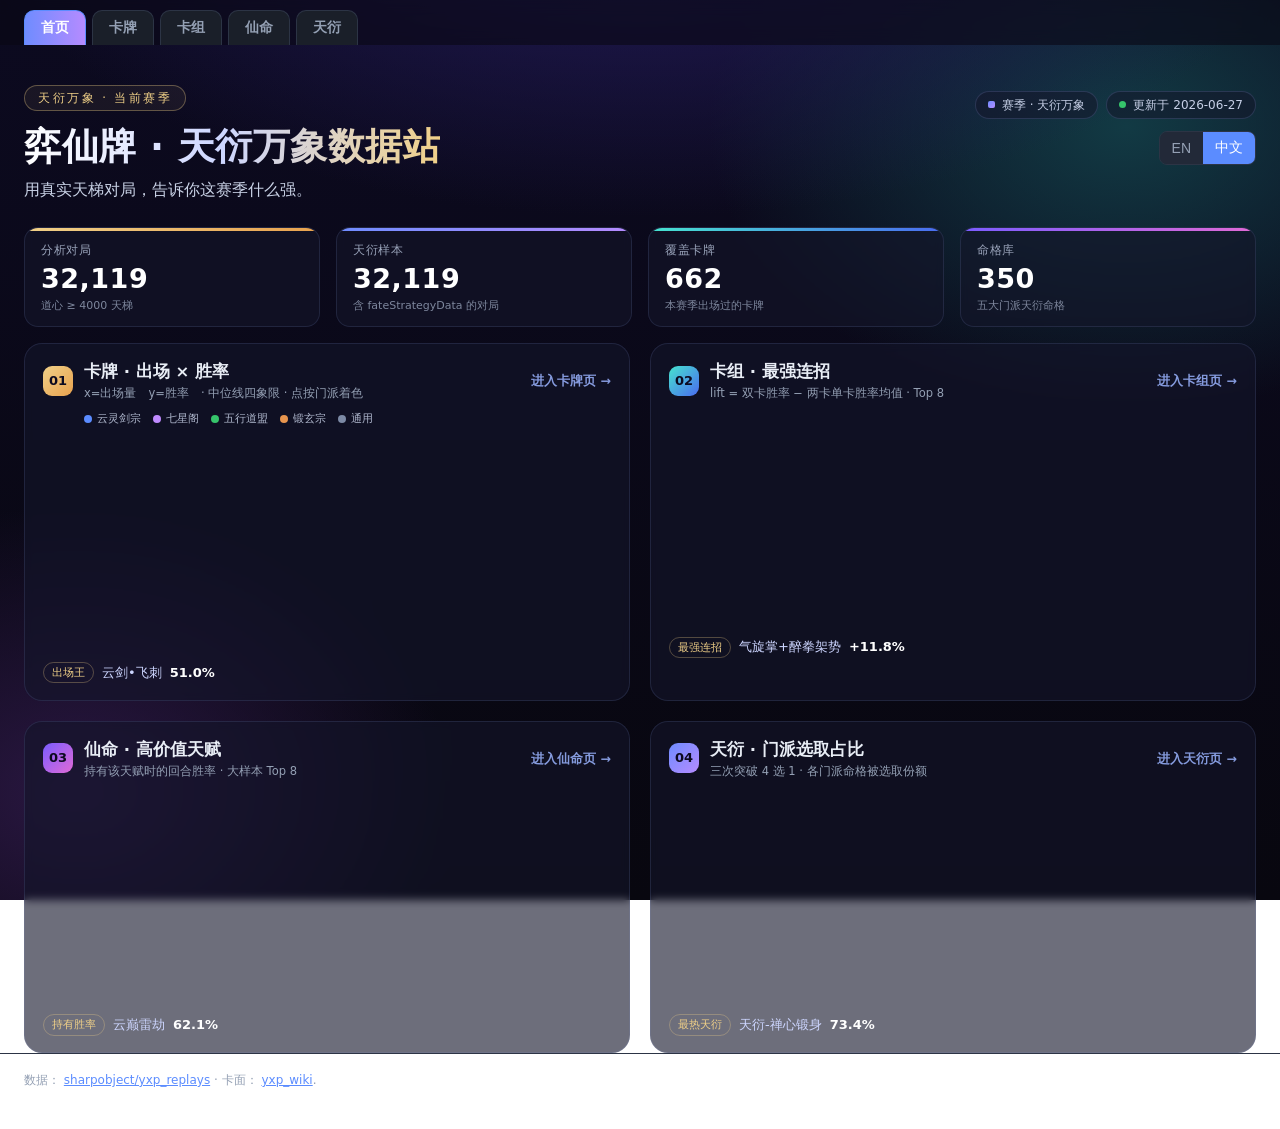
<file: index.html>
<!DOCTYPE html>
<html lang="zh">
<head>
<meta charset="utf-8">
<meta name="viewport" content="width=device-width, initial-scale=1">
<title>弈仙牌 · 天衍万象数据站</title>
<link rel="stylesheet" href="style.css?v=20260621e">
</head>
<body class="home">
<nav class="topnav home-nav">
  <a href="index.html" class="on" data-i18n="navHome">Home</a>
  <a href="cards.html" data-i18n="navCards">Cards</a>
  <a href="deck.html" data-i18n="navDecks">Combos</a>
  <a href="fate.html" data-i18n="navFate">Fate</a>
  <a href="tianyan.html" data-i18n="navXY">Heavenly</a>
</nav>

<header class="hero">
  <div class="hero-inner">
    <span class="hero-badge" data-i18n="heroBadge">天衍万象 · 当前赛季</span>
    <h1 class="hero-title" data-i18n="heroTitle">弈仙牌 · 天衍万象数据站</h1>
    <p class="hero-sub" data-i18n="heroTagline">用真实天梯对局，告诉你这赛季什么强。</p>
  </div>
  <div class="hero-side">
    <div class="hero-pills">
      <span class="pill pill-season"><i></i><span data-i18n="seasonPill">赛季 · 天衍万象</span></span>
      <span class="pill pill-live"><b></b><span id="updatedPill" data-i18n="heroLoading">加载中…</span></span>
    </div>
    <div class="seg" id="lang">
      <button data-v="en">EN</button>
      <button data-v="zh" class="on">中文</button>
    </div>
  </div>
</header>

<section class="kpi-row" aria-label="overview">
  <div class="kpi k-games">
    <div class="kpi-label" data-i18n="kpiGames">分析对局</div>
    <div class="kpi-num" id="kpi-games">—</div>
    <div class="kpi-sub" data-i18n="kpiGamesSub">道心 ≥ 4000 天梯</div>
  </div>
  <div class="kpi k-tianyan">
    <div class="kpi-label" data-i18n="kpiTianyan">天衍样本</div>
    <div class="kpi-num" id="kpi-tianyan">—</div>
    <div class="kpi-sub" data-i18n="kpiTianyanSub">含 fateStrategyData 的对局</div>
  </div>
  <div class="kpi k-cards">
    <div class="kpi-label" data-i18n="kpiCards">覆盖卡牌</div>
    <div class="kpi-num" id="kpi-cards">—</div>
    <div class="kpi-sub" data-i18n="kpiCardsSub">本赛季出场过的卡牌</div>
  </div>
  <div class="kpi k-fates">
    <div class="kpi-label" data-i18n="kpiFates">命格库</div>
    <div class="kpi-num" id="kpi-fates">—</div>
    <div class="kpi-sub" data-i18n="kpiFatesSub">五大门派天衍命格</div>
  </div>
</section>

<main class="home-grid">
  <a class="home-card c-cards" href="cards.html">
    <div class="hc-head">
      <span class="hc-no">01</span>
      <div class="hc-htext">
        <div class="hc-title" data-i18n="cardCardsTitle">卡牌 · 出场 × 胜率</div>
        <div class="hc-sub" data-i18n="cardCardsMetric">x=出场量　y=胜率　· 中位线四象限 · 点按门派着色</div>
      </div>
      <span class="hc-go" data-i18n="enterCards">进入卡牌页 →</span>
    </div>
    <div class="hc-legend" id="legend-cards"></div>
    <div class="hc-chart"><canvas id="chartCards"></canvas></div>
    <div class="hc-foot"><div class="hc-stat" id="stat-cards"></div></div>
  </a>

  <a class="home-card c-combos" href="deck.html">
    <div class="hc-head">
      <span class="hc-no">02</span>
      <div class="hc-htext">
        <div class="hc-title" data-i18n="cardCombosTitle">卡组 · 最强连招</div>
        <div class="hc-sub" data-i18n="cardCombosMetric">lift = 双卡胜率 − 两卡单卡胜率均值 · Top 8</div>
      </div>
      <span class="hc-go" data-i18n="enterCombos">进入卡组页 →</span>
    </div>
    <div class="hc-chart"><canvas id="chartCombos"></canvas></div>
    <div class="hc-foot"><div class="hc-stat" id="stat-combos"></div></div>
  </a>

  <a class="home-card c-fate" href="fate.html">
    <div class="hc-head">
      <span class="hc-no">03</span>
      <div class="hc-htext">
        <div class="hc-title" data-i18n="cardFatesTitle">仙命 · 高价值天赋</div>
        <div class="hc-sub" data-i18n="cardFatesMetric">持有该天赋时的回合胜率 · 大样本 Top 8</div>
      </div>
      <span class="hc-go" data-i18n="enterFates">进入仙命页 →</span>
    </div>
    <div class="hc-chart"><canvas id="chartFates"></canvas></div>
    <div class="hc-foot"><div class="hc-stat" id="stat-fates"></div></div>
  </a>

  <a class="home-card c-tianyan" href="tianyan.html">
    <div class="hc-head">
      <span class="hc-no">04</span>
      <div class="hc-htext">
        <div class="hc-title" data-i18n="cardTyTitle">天衍 · 门派选取占比</div>
        <div class="hc-sub" data-i18n="cardTyMetric">三次突破 4 选 1 · 各门派命格被选取份额</div>
      </div>
      <span class="hc-go" data-i18n="enterTy">进入天衍页 →</span>
    </div>
    <div class="hc-chart"><canvas id="chartTianyan"></canvas></div>
    <div class="hc-foot"><div class="hc-stat" id="stat-tianyan"></div></div>
  </a>
</main>

<footer>
  <span data-i18n="footData">Data:</span>
  <a href="https://huggingface.co/datasets/sharpobject/yxp_replays">sharpobject/yxp_replays</a> ·
  <span data-i18n="footArt">card art:</span>
  <a href="https://sharpobject.github.io/yxp_wiki/">yxp_wiki</a>.
</footer>

<script src="vendor/chart.umd.min.js"></script>
<script src="home.js?v=20260621e"></script>
</body>
</html>
</file>
<file: style.css>
:root{
  --bg:#11141a; --panel:#1a1f29; --panel2:#222938; --line:#2c3445;
  --text:#e8edf5; --muted:#94a0b4; --accent:#5b8cff; --good:#36c46b; --bad:#e8554e;
}
*{box-sizing:border-box}
body{margin:0;background:var(--bg);color:var(--text);
  font:15px/1.4 system-ui,-apple-system,Segoe UI,Roboto,"Microsoft YaHei",sans-serif}
a{color:var(--accent)}
header{padding:22px 24px 8px}
h1{margin:0;font-size:24px}
.sub{margin:4px 0 0;color:var(--muted);font-size:13px}

.controls{position:sticky;top:0;z-index:20;display:flex;flex-wrap:wrap;gap:14px;
  padding:14px 24px;background:rgba(17,20,26,.94);backdrop-filter:blur(6px);
  border-bottom:1px solid var(--line)}
.ctl{display:flex;flex-direction:column;gap:5px;position:relative}
.ctl.grow{flex:1;min-width:150px}
.ctl > label{font-size:11px;text-transform:uppercase;letter-spacing:.6px;color:var(--muted)}
select,input[type=text]{background:var(--panel2);color:var(--text);border:1px solid var(--line);
  border-radius:8px;padding:7px 9px;font-size:14px;min-width:120px}
input[type=text]{width:100%}
input[type=range]{accent-color:var(--accent)}
.seg{display:inline-flex;border:1px solid var(--line);border-radius:8px;overflow:hidden}
.seg button{background:var(--panel2);color:var(--muted);border:0;padding:7px 12px;font-size:14px;cursor:pointer}
.seg button.on{background:var(--accent);color:#fff}

/* multi-select dropdown */
.ms-btn{background:var(--panel2);color:var(--text);border:1px solid var(--line);border-radius:8px;
  padding:7px 9px;font-size:14px;min-width:150px;cursor:pointer;text-align:left;white-space:nowrap;
  overflow:hidden;text-overflow:ellipsis}
.ms-panel{position:absolute;top:100%;left:0;margin-top:4px;background:var(--panel);border:1px solid var(--line);
  border-radius:10px;padding:8px;min-width:220px;max-height:340px;overflow:auto;z-index:30;
  box-shadow:0 12px 30px rgba(0,0,0,.5)}
.ms-panel[hidden]{display:none}
.ms-row{display:flex;align-items:center;gap:8px;padding:5px 6px;border-radius:6px;cursor:pointer;font-size:14px}
.ms-row:hover{background:var(--panel2)}
.ms-row.group{font-weight:700;margin-top:4px}
.ms-row.child{padding-left:22px;color:var(--muted)}
.ms-row input{accent-color:var(--accent);width:15px;height:15px}
.ms-tools{display:flex;gap:8px;padding:2px 4px 8px}
.ms-tools button{flex:1;background:var(--panel2);border:1px solid var(--line);color:var(--text);
  border-radius:6px;padding:5px;font-size:12px;cursor:pointer}

/* dual range */
.dual{position:relative;height:30px;width:190px}
.dual input[type=range]{position:absolute;top:8px;width:100%;margin:0;background:none;pointer-events:none;-webkit-appearance:none;appearance:none}
.dual input[type=range]::-webkit-slider-thumb{pointer-events:auto;-webkit-appearance:none;height:16px;width:16px;border-radius:50%;background:var(--accent);cursor:pointer;border:2px solid #0c0e12}
.dual input[type=range]::-moz-range-thumb{pointer-events:auto;height:14px;width:14px;border-radius:50%;background:var(--accent);cursor:pointer;border:2px solid #0c0e12}
.dual::before{content:"";position:absolute;top:14px;left:0;right:0;height:4px;background:var(--panel2);border-radius:2px}

main{display:grid;grid-template-columns:repeat(auto-fill,minmax(158px,1fr));gap:14px;padding:20px 24px 60px}
.card{background:var(--panel);border:1px solid var(--line);border-radius:12px;padding:10px;
  display:flex;flex-direction:column;align-items:center;text-align:center;cursor:pointer;
  transition:transform .08s,border-color .08s}
.card:hover{transform:translateY(-3px);border-color:var(--accent)}
.card img{width:100%;height:auto;border-radius:8px;background:#0c0e12;aspect-ratio:3/4;object-fit:contain}
.card .nm{font-size:13px;font-weight:600;margin:8px 0 2px;line-height:1.25}
.card .sect{font-size:11px;color:var(--muted);margin-bottom:6px}
.card .stats{display:flex;gap:10px;width:100%;justify-content:center;margin-top:auto;align-items:center}
.card .wr{font-weight:700}
.card .pop{color:var(--muted);font-size:12px}
.bar{height:5px;width:100%;background:var(--panel2);border-radius:3px;overflow:hidden;margin-top:6px}
.bar>i{display:block;height:100%}
.empty{padding:40px;text-align:center;color:var(--muted)}
footer{padding:18px 24px 40px;color:var(--muted);font-size:12px;border-top:1px solid var(--line)}

/* modal */
.modal{position:fixed;inset:0;z-index:50;display:flex;align-items:center;justify-content:center}
.modal[hidden]{display:none}
.modal-bg{position:absolute;inset:0;background:rgba(0,0,0,.6)}
.modal-card{position:relative;background:var(--panel);border:1px solid var(--line);border-radius:14px;
  padding:20px;width:min(680px,92vw);max-height:90vh;overflow:auto}
.close{position:absolute;top:12px;right:12px;background:var(--panel2);border:1px solid var(--line);
  color:var(--text);border-radius:8px;width:30px;height:30px;cursor:pointer;font-size:14px}
.modal-head{display:flex;gap:16px;align-items:center}
.modal-head img{width:110px;border-radius:10px;background:#0c0e12;aspect-ratio:3/4;object-fit:contain}
.mName{font-size:20px;font-weight:700}
.mSect{color:var(--muted);font-size:13px;margin-top:2px}
.mTot{margin-top:8px;font-size:14px}
.modal-levels{margin:16px 0 6px;font-size:13px;color:var(--muted)}
.levelchips{display:inline-flex;gap:6px;flex-wrap:wrap}
.lchip{display:inline-flex;align-items:center;gap:5px;background:var(--panel2);border:1px solid var(--line);
  border-radius:20px;padding:3px 10px;cursor:pointer;color:var(--text);font-size:13px}
.lchip.off{opacity:.4}
.lchip input{accent-color:var(--accent)}
.chart-wrap{margin-top:16px}
.chart-title{font-size:13px;color:var(--muted);margin-bottom:6px}
.chart{display:flex;align-items:flex-end;gap:3px;height:120px;padding:6px;background:var(--panel2);border-radius:8px}
.col{flex:1;display:flex;flex-direction:column;justify-content:flex-end;align-items:center;height:100%;position:relative}
.col i{display:block;width:80%;border-radius:2px 2px 0 0;min-height:1px}
.col span{font-size:9px;color:var(--muted);margin-top:3px}
.col .tip{position:absolute;bottom:100%;left:50%;transform:translateX(-50%);background:#000;color:#fff;
  font-size:11px;padding:3px 6px;border-radius:5px;white-space:nowrap;opacity:0;pointer-events:none;transition:opacity .1s}
.col:hover .tip{opacity:1}
.chart-empty{display:flex;align-items:center;justify-content:center;width:100%;height:100%;
  color:var(--muted);font-size:13px;text-align:center;padding:0 16px}

/* ---- top nav (Cards / Combos) ---- */
.topnav{display:flex;gap:6px;padding:10px 24px 0}
.topnav a{display:inline-block;padding:7px 16px;border:1px solid var(--line);border-bottom:none;
  border-radius:10px 10px 0 0;color:var(--muted);text-decoration:none;font-size:14px;font-weight:600;
  background:var(--panel)}
.topnav a.on{color:#fff;background:var(--panel2);border-color:var(--accent)}

/* ---- combo table (deck page) ---- */
main.deckmain{display:block;padding:14px 24px 60px}
.drow{display:grid;grid-template-columns:46px 1fr 130px 90px 90px;align-items:center;gap:10px;
  padding:8px 12px;border:1px solid var(--line);border-bottom:none;background:var(--panel)}
.drow:first-of-type{border-radius:12px 12px 0 0}
.drow:last-child{border-bottom:1px solid var(--line);border-radius:0 0 12px 12px}
.drow:not(.dhead){cursor:pointer;transition:background .08s}
.drow:not(.dhead):hover{background:var(--panel2)}
.dhead{position:sticky;top:64px;z-index:10;color:var(--muted);font-size:11px;text-transform:uppercase;
  letter-spacing:.6px;background:var(--panel2)}
.drank{color:var(--muted);font-size:13px;text-align:center}
.dcombo{display:flex;align-items:center;gap:10px;min-width:0;flex-wrap:wrap}
.cthumb{display:flex;align-items:center;gap:7px;min-width:0}
.cthumb img{width:30px;height:40px;border-radius:5px;background:#0c0e12;object-fit:contain;flex:none}
.cthumb .cnm{font-size:13px;font-weight:600;white-space:nowrap;overflow:hidden;text-overflow:ellipsis;max-width:200px}
.fsect{font-size:11px;color:var(--muted);font-weight:400;white-space:nowrap}
.plus{color:var(--muted);font-weight:700}
.plus.big{font-size:26px;align-self:center;margin:0 4px}
.dwr b{font-size:15px}
.dwr .bar{margin-top:4px}
.dgames{font-variant-numeric:tabular-nums;color:var(--text)}
.dlift{font-weight:700;font-variant-numeric:tabular-nums}

/* combo modal head: two cards side by side */
#mHead{display:flex;align-items:center;gap:10px;flex-wrap:wrap}
.mcard{display:flex;gap:12px;align-items:center;flex:1;min-width:200px}
.mcard img{width:80px;border-radius:10px;background:#0c0e12;aspect-ratio:3/4;object-fit:contain;flex:none}

@media(max-width:680px){
  .drow{grid-template-columns:34px 1fr 84px 64px;gap:6px}
  .dlift{display:none}
  .cthumb .cnm{max-width:110px}
}

/* ---- fate page (talent / dao-yun) ---- */
main.mode-held .drow{grid-template-columns:46px 1fr 150px 110px}
main.mode-draft .drow{grid-template-columns:46px 1fr 90px 150px 110px}
.cthumb.tchip{gap:8px}
.tdot{width:10px;height:10px;border-radius:50%;background:var(--accent);flex:none;
  box-shadow:0 0 0 3px rgba(91,140,255,.18)}
main.mode-draft .dgames,main.mode-held .dgames{font-variant-numeric:tabular-nums}
@media(max-width:680px){
  main.mode-held .drow{grid-template-columns:32px 1fr 92px 64px}
  main.mode-draft .drow{grid-template-columns:32px 1fr 60px 92px}
  main.mode-draft .dlift{display:none}
}

/* fate page images (wiki icons) */
.talimg{width:30px;height:30px;border-radius:7px;background:#0c0e12;object-fit:cover;flex:none}
.dyimg{width:30px;height:40px;border-radius:5px;background:#0c0e12;object-fit:contain;flex:none}
#mHead .talimg{width:56px;height:56px;border-radius:12px}
#mHead .dyimg{width:48px;height:64px}

/* multi-card combo rows (sizes 4-6): compact thumbnails, hide names to fit */
main.deckmain.big .dcombo{gap:4px}
main.deckmain.big .cthumb .cnm{display:none}
main.deckmain.big .cthumb img{width:26px;height:35px}
main.deckmain.big .plus{font-size:11px}
#size button{padding:7px 10px;min-width:0}

/* ===== landing (home) page — 天衍星空 theme, distinct from the tool sub-pages ===== */
body.home{
  background:
    radial-gradient(1150px 560px at 50% -12%, #241c5c 0%, rgba(13,11,34,0) 58%),
    radial-gradient(760px 520px at 88% 14%, #123a44 0%, rgba(7,10,22,0) 55%),
    radial-gradient(680px 520px at 6% 88%, #2a1742 0%, rgba(7,10,22,0) 55%),
    linear-gradient(180deg,#0c0a20 0%, #08070f 100%);
  background-attachment:fixed;min-height:100vh;
  display:flex;flex-direction:column;   /* sticky footer: push footer to viewport bottom when content is short */
}
body.home footer{margin-top:auto}
body.home .topnav{background:rgba(10,9,22,.62);border-bottom-color:rgba(120,140,200,.14);backdrop-filter:blur(8px)}
body.home .topnav a.on{background:linear-gradient(90deg,#6f8cff,#b58bff);color:#fff}

.hero{position:relative;max-width:none;margin:0;padding:40px 24px 8px;
  display:flex;justify-content:space-between;align-items:flex-start;gap:24px;flex-wrap:wrap}
.hero-inner{max-width:640px}
.hero-badge{display:inline-block;font-size:11.5px;letter-spacing:2.5px;color:#f0d088;text-transform:uppercase;
  border:1px solid rgba(240,208,136,.34);border-radius:999px;padding:4px 13px;background:rgba(240,208,136,.06)}
.hero-title{font-size:37px;line-height:1.14;margin:15px 0 0;font-weight:800;letter-spacing:.5px;
  background:linear-gradient(92deg,#ffffff 0%,#cdd6ff 48%,#f0d088 100%);
  -webkit-background-clip:text;background-clip:text;color:transparent}
.hero-sub{margin:11px 0 0;font-size:16px;color:#c9d2e6}
.hero-side{display:flex;flex-direction:column;align-items:flex-end;gap:12px;padding-top:6px}
.hero-pills{display:flex;gap:8px;flex-wrap:wrap;justify-content:flex-end}
.pill{display:inline-flex;align-items:center;gap:7px;font-size:12px;color:#c6cfe6;
  border:1px solid rgba(124,142,205,.22);border-radius:999px;padding:5px 12px;background:rgba(20,22,42,.55)}
.pill-season i{width:7px;height:7px;border-radius:2px;background:linear-gradient(135deg,#6f8cff,#b58bff);display:inline-block}
.pill-live b{width:7px;height:7px;border-radius:999px;background:#36c46b;display:inline-block;
  box-shadow:0 0 0 0 rgba(54,196,107,.6);animation:livedot 2.4s infinite}
@keyframes livedot{0%{box-shadow:0 0 0 0 rgba(54,196,107,.55)}70%{box-shadow:0 0 0 6px rgba(54,196,107,0)}100%{box-shadow:0 0 0 0 rgba(54,196,107,0)}}

/* KPI 卡条（顶边彩色 · 大数字） */
.kpi-row{display:grid;grid-template-columns:repeat(4,minmax(0,1fr));gap:16px;max-width:none;margin:18px 0 0;padding:0 24px}
.kpi{position:relative;background:rgba(20,22,42,.6);border:1px solid rgba(124,142,205,.16);
  border-radius:14px;padding:14px 16px 13px;overflow:hidden;backdrop-filter:blur(4px)}
.kpi::before{content:"";position:absolute;left:0;top:0;height:3px;width:100%}
.kpi.k-games::before{background:linear-gradient(90deg,#f0d088,#e8a24e)}
.kpi.k-tianyan::before{background:linear-gradient(90deg,#6f8cff,#b58bff)}
.kpi.k-cards::before{background:linear-gradient(90deg,#46e3cf,#4a6cf0)}
.kpi.k-fates::before{background:linear-gradient(90deg,#7a5cff,#e06ad6)}
.kpi-label{font-size:12px;color:#9aa4ba;letter-spacing:.5px}
.kpi-num{font-size:27px;font-weight:800;line-height:1.1;margin-top:5px;color:#fff;
  font-variant-numeric:tabular-nums;letter-spacing:.5px}
.kpi-sub{font-size:11px;color:#7e879d;margin-top:4px}

.home-grid{display:grid;grid-template-columns:repeat(2,minmax(0,1fr));gap:20px;
  max-width:none;margin:16px 0 0;padding:0 24px}
.home-card{display:flex;flex-direction:column;gap:12px;text-decoration:none;color:var(--text);min-width:0;
  background:rgba(20,22,42,.62);border:1px solid rgba(124,142,205,.16);border-radius:18px;
  padding:16px 18px 15px;backdrop-filter:blur(4px);transition:transform .16s ease,border-color .16s,box-shadow .16s}
.home-card:hover{transform:translateY(-4px);border-color:rgba(150,170,255,.55);
  box-shadow:0 20px 48px rgba(0,0,0,.5)}
.hc-head{display:flex;align-items:center;gap:11px}
.hc-no{flex:none;width:30px;height:30px;border-radius:9px;display:grid;place-items:center;
  font-size:13px;font-weight:800;color:#0c0a20;font-variant-numeric:tabular-nums}
.c-cards .hc-no{background:linear-gradient(135deg,#f0d088,#e8a24e)}
.c-combos .hc-no{background:linear-gradient(135deg,#46e3cf,#4a6cf0)}
.c-fate .hc-no{background:linear-gradient(135deg,#7a5cff,#e06ad6)}
.c-tianyan .hc-no{background:linear-gradient(135deg,#6f8cff,#b58bff)}
.hc-htext{flex:1;min-width:0}
.hc-title{font-size:16.5px;font-weight:700}
.hc-sub{font-size:11.5px;color:var(--muted);margin-top:2px;white-space:nowrap;overflow:hidden;text-overflow:ellipsis}
.hc-go{font-size:12.5px;font-weight:600;color:#9bb4ff;flex:none;opacity:.85}
.home-card:hover .hc-go{text-decoration:underline;opacity:1}
.hc-legend{display:flex;flex-wrap:wrap;gap:5px 12px;margin:-2px 0 0 41px}
.hc-legend .lg{display:inline-flex;align-items:center;gap:5px;font-size:11px;color:#aeb7cc}
.hc-legend .lg i{width:8px;height:8px;border-radius:999px;display:inline-block}
.hc-chart{position:relative;height:210px;min-width:0;width:100%}
.hc-chart canvas{display:block;max-width:100%}
.hc-foot{display:flex;align-items:center;gap:12px;min-height:24px}
.hc-stat{display:flex;align-items:center;gap:8px;flex:1;min-width:0;font-size:13px;color:#dce3f5;
  overflow:hidden;white-space:nowrap}
.hc-stat .chip-tag{font-size:11px;color:#f0d088;border:1px solid rgba(240,208,136,.3);
  border-radius:999px;padding:2px 8px;flex:none}
.hc-stat .chip-name{color:#cdd6ff;overflow:hidden;text-overflow:ellipsis}
.hc-stat b{color:#fff;flex:none}
/* per-card hover accent */
.c-cards:hover{border-color:rgba(240,208,136,.5)}
.c-combos:hover{border-color:rgba(122,224,208,.55)}
.c-fate:hover{border-color:rgba(199,155,255,.55)}
.c-tianyan:hover{border-color:rgba(111,140,255,.6)}

@media(max-width:880px){
  .kpi-row{grid-template-columns:repeat(2,1fr)}
}
@media(max-width:760px){
  .home-grid{grid-template-columns:1fr}
  .hero{padding-top:30px}
  .hero-title{font-size:27px}
  .hero-side{align-items:flex-start;width:100%}
  .hero-pills{justify-content:flex-start}
  .hero-inner{max-width:none}
}
</file>
